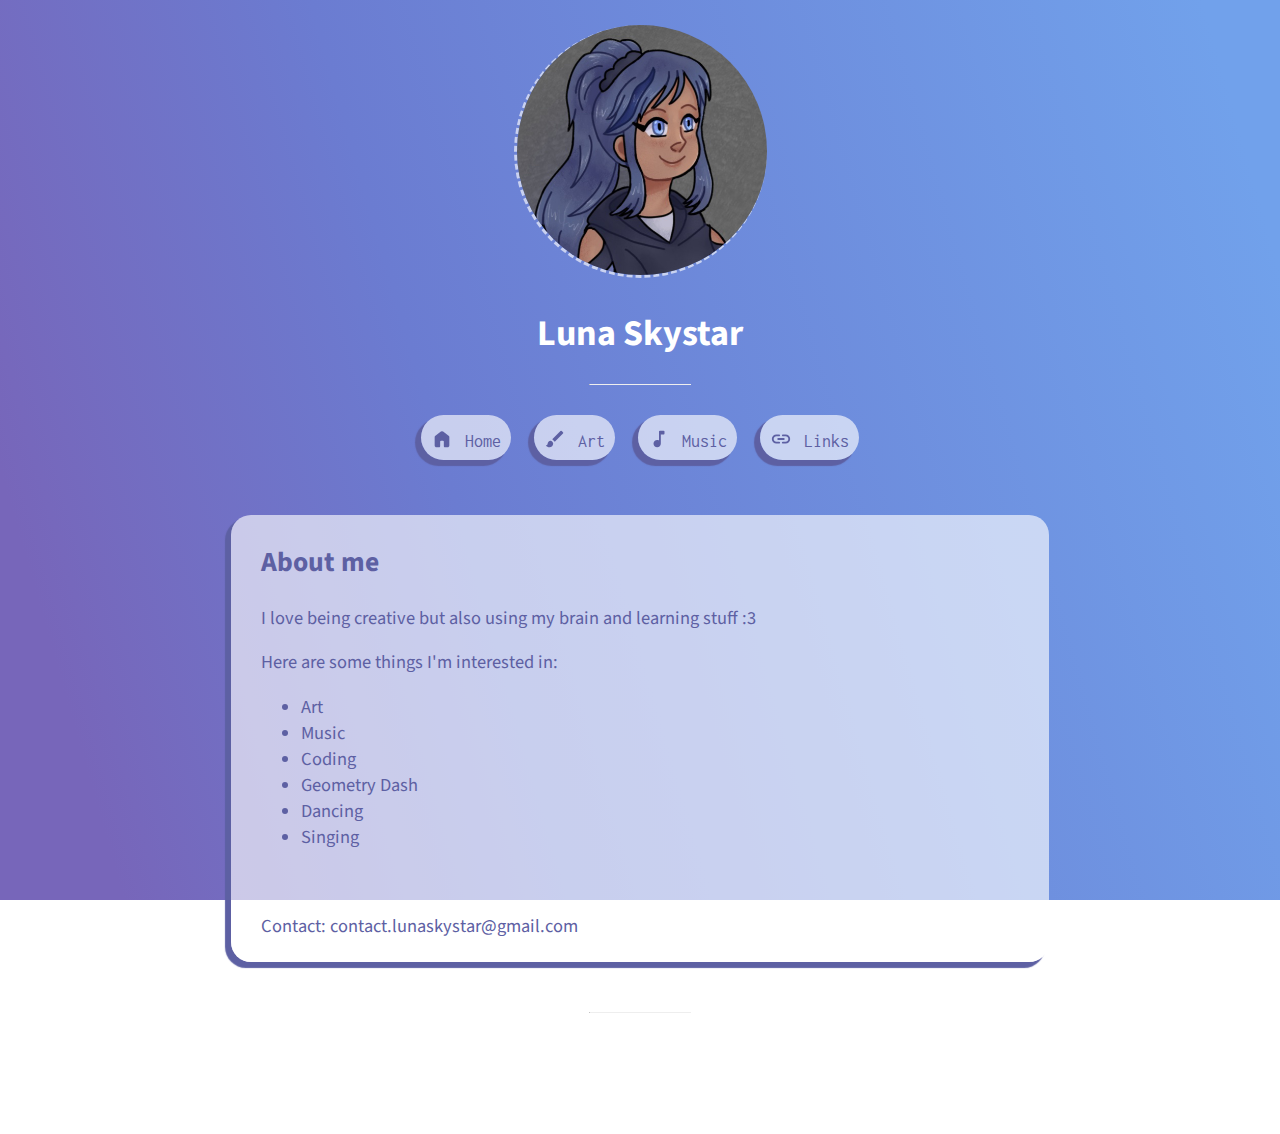
<file: index.html>
<!DOCTYPE html>
<html lang="en">
<head>
    <meta charset="UTF-8">
    <meta name="viewport" content="width=device-width, initial-scale=1.0">
    <link rel="stylesheet" href="style.css">
    <link rel="stylesheet" href="icons.css">
    <link rel="icon" href="img/favicon.ico">
    <link rel="stylesheet" href="https://fonts.googleapis.com/css?family=Source Sans Pro">
    <link rel="stylesheet" href="https://fonts.googleapis.com/css?family=Inconsolata">
    <title>Luna Skystar's portfolio</title>
</head>
<body>
    <div id="wrapper">
        <header>
            <img id="pfp" src="img/lunapfp.png" alt="Profile picture" width="250" height="250">
            <h1>Luna Skystar</h1>
            <hr>
        </header>
        <nav>
            <ul class=buttons>
                <li>
                    <span class="icon material-symbols--home-rounded"></span>
                    <a href="#">Home</a>
                </li>
                <li>
                    <span class="icon material-symbols--brush"></span>
                    <a href="art/">Art</a>
                </li>
                <li>
                    <span class="icon material-symbols--music-note-rounded"></span>
                    <a href="music/">Music</a>
                </li>
                <li>
                    <span class="icon material-symbols--link-rounded"></span>
                    <a href="links/">Links</a>
                </li>
            </ul>
        </nav>
        <main>
            <div class="container">
                <h2>About me</h2>
                <p>I love being creative but also using my brain and learning stuff :3</p>
                <p>Here are some things I'm interested in:</p>
                <ul>
                    <li>Art</li>
                    <li>Music</li>
                    <li>Coding</li>
                    <li>Geometry Dash</li>
                    <li>Dancing</li>
                    <li>Singing</li>
                </ul>
                <br>
                <p>Contact: <a href="mailto:contact.lunaskystar@gmail.com">contact.lunaskystar@gmail.com</a></p>
            </div>
        </main>
        <footer>
            <hr>
            <p>Made by me using HTML and CSS</p>
        </footer>
    </div>
</body>
</html>
</file>
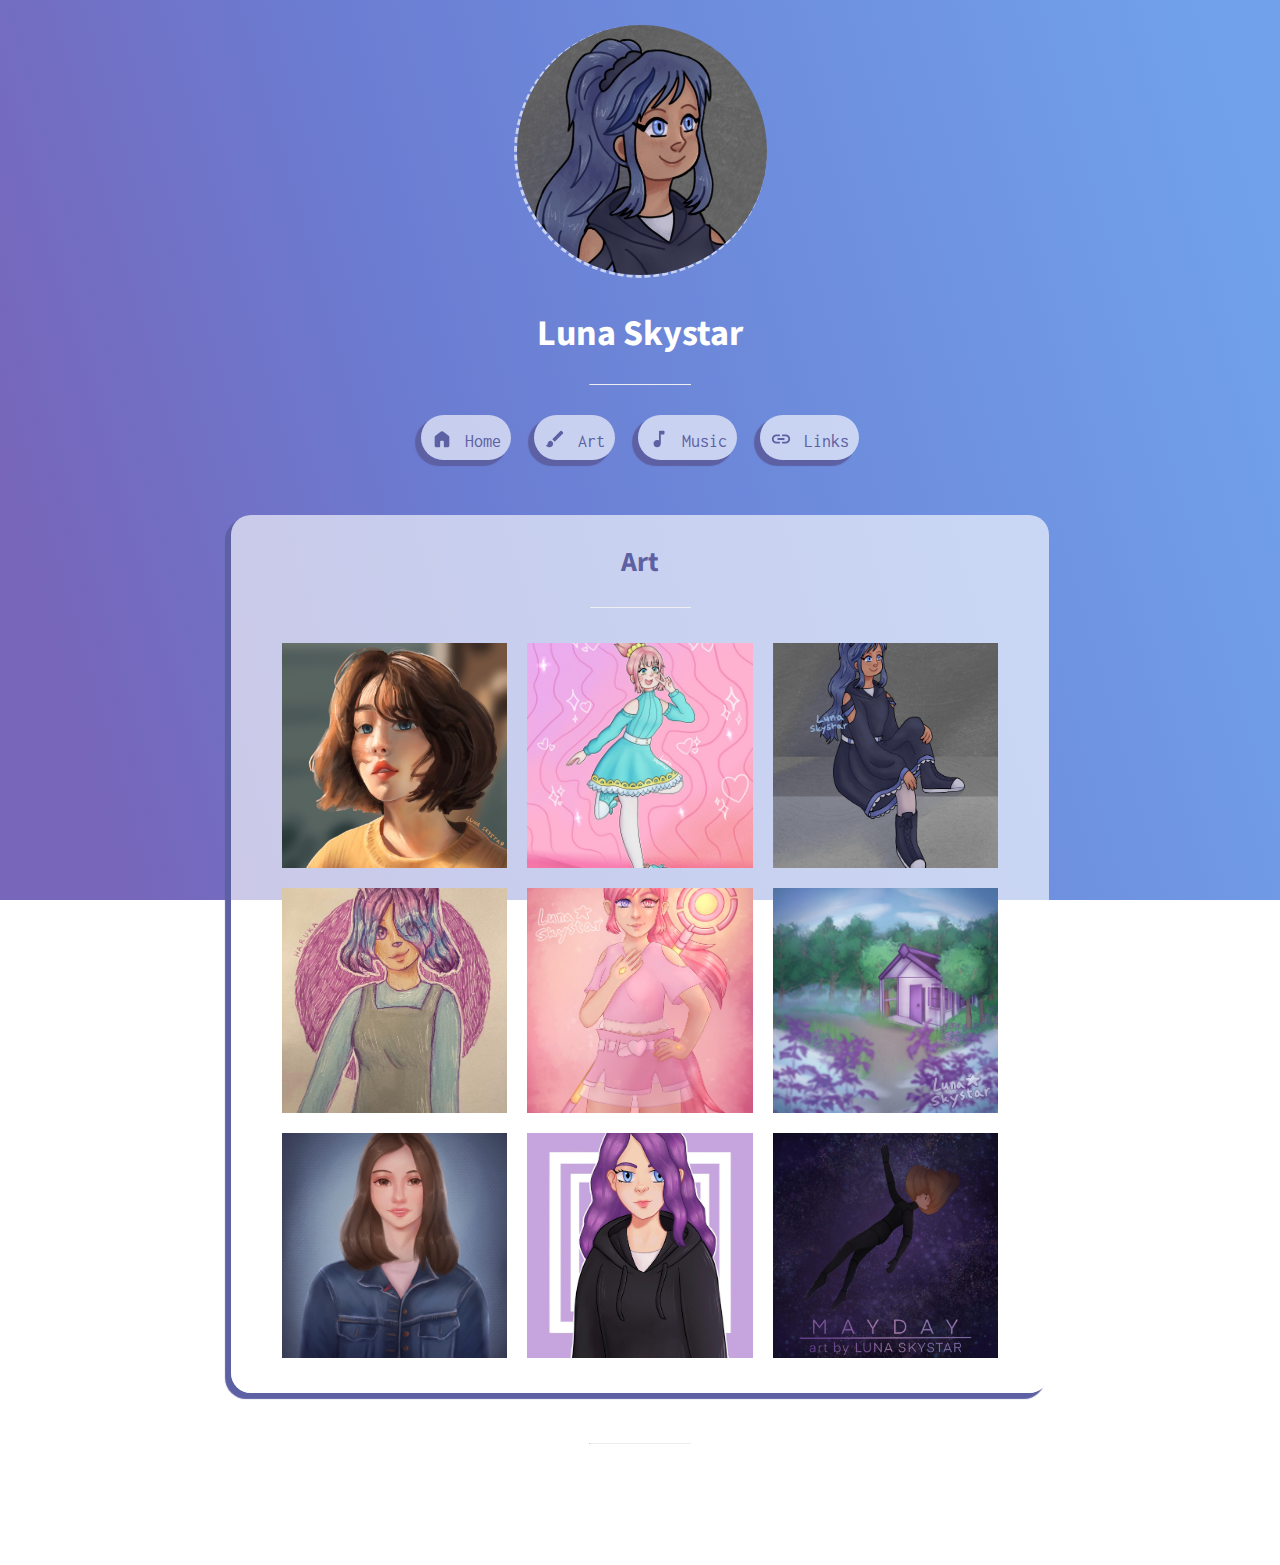
<file: art/index.html>
<!DOCTYPE html>
<html lang="en">
<head>
    <meta charset="UTF-8">
    <meta name="viewport" content="width=device-width, initial-scale=1.0">
    <link href="../style.css" rel="stylesheet">
    <link rel="stylesheet" href="../icons.css">
    <link rel="icon" href="../img/favicon.ico">
    <link href='https://fonts.googleapis.com/css?family=Source Sans Pro' rel='stylesheet'>
    <link href='https://fonts.googleapis.com/css?family=Inconsolata' rel='stylesheet'>
    <script type="text/javascript" src="../script.js"></script>
    <title>Luna Skystar's art</title>
</head>
<body>
    <div id="wrapper">
        <header>
            <img id="pfp" src="../img/lunapfp.png" alt="Profile picture" width="250" height="250">
            <h1>Luna Skystar</h1>
            <hr>
        </header>
        <nav>
            <ul class=buttons>
                <li>
                    <span class="icon material-symbols--home-rounded"></span>
                    <a href="https://lunaskystar.github.io">Home</a>
                </li>
                <li>
                    <span class="icon material-symbols--brush"></span>
                    <a href="#">Art</a>
                </li>
                <li>
                    <span class="icon material-symbols--music-note-rounded"></span>
                    <a href="../music/">Music</a>
                </li>
                <li>
                    <span class="icon material-symbols--link-rounded"></span>
                    <a href="../links/">Links</a>
                </li>
            </ul>
        </nav>
        <main>
            <div class="container">
                <h2 class="centered">Art</h2>
                <hr>
                <div class="gallery">
                    <img src="../img/lightstudy.jpg" onclick="openModal('../img/lightstudy.jpg')">
                    <img src="../img/elsa.jpg" onclick="openModal('../img/elsa.jpg')">
                    <img src="../img/luna.jpg" onclick="openModal('../img/luna.jpg')">
                    <img src="../img/haruka.jpg" onclick="openModal('../img/haruka.jpg')">
                    <img src="../img/light.jpg" onclick="openModal('../img/light.jpg')">
                    <img src="../img/cloudgarden.jpg" onclick="openModal('../img/cloudgarden.jpg')">
                    <img src="../img/selfportrait.jpg" onclick="openModal('../img/selfportrait.jpg')">
                    <img src="../img/emily.jpg" onclick="openModal('../img/emily.jpg')"> 
                    <img src="../img/mayday.jpg" onclick="openModal('../img/mayday.jpg')">
                </div>
                <div id="myModal" class="modal">
                    <span class="close" onclick="closeModal()">&times;</span>
                    <img class="modal-content" id="modalImage">
                </div>
            </div>
        </main>
        <footer>
            <hr>
            <p>Made by me using HTML and CSS</p>
        </footer>
    </div>
</body>
</html>
</file>
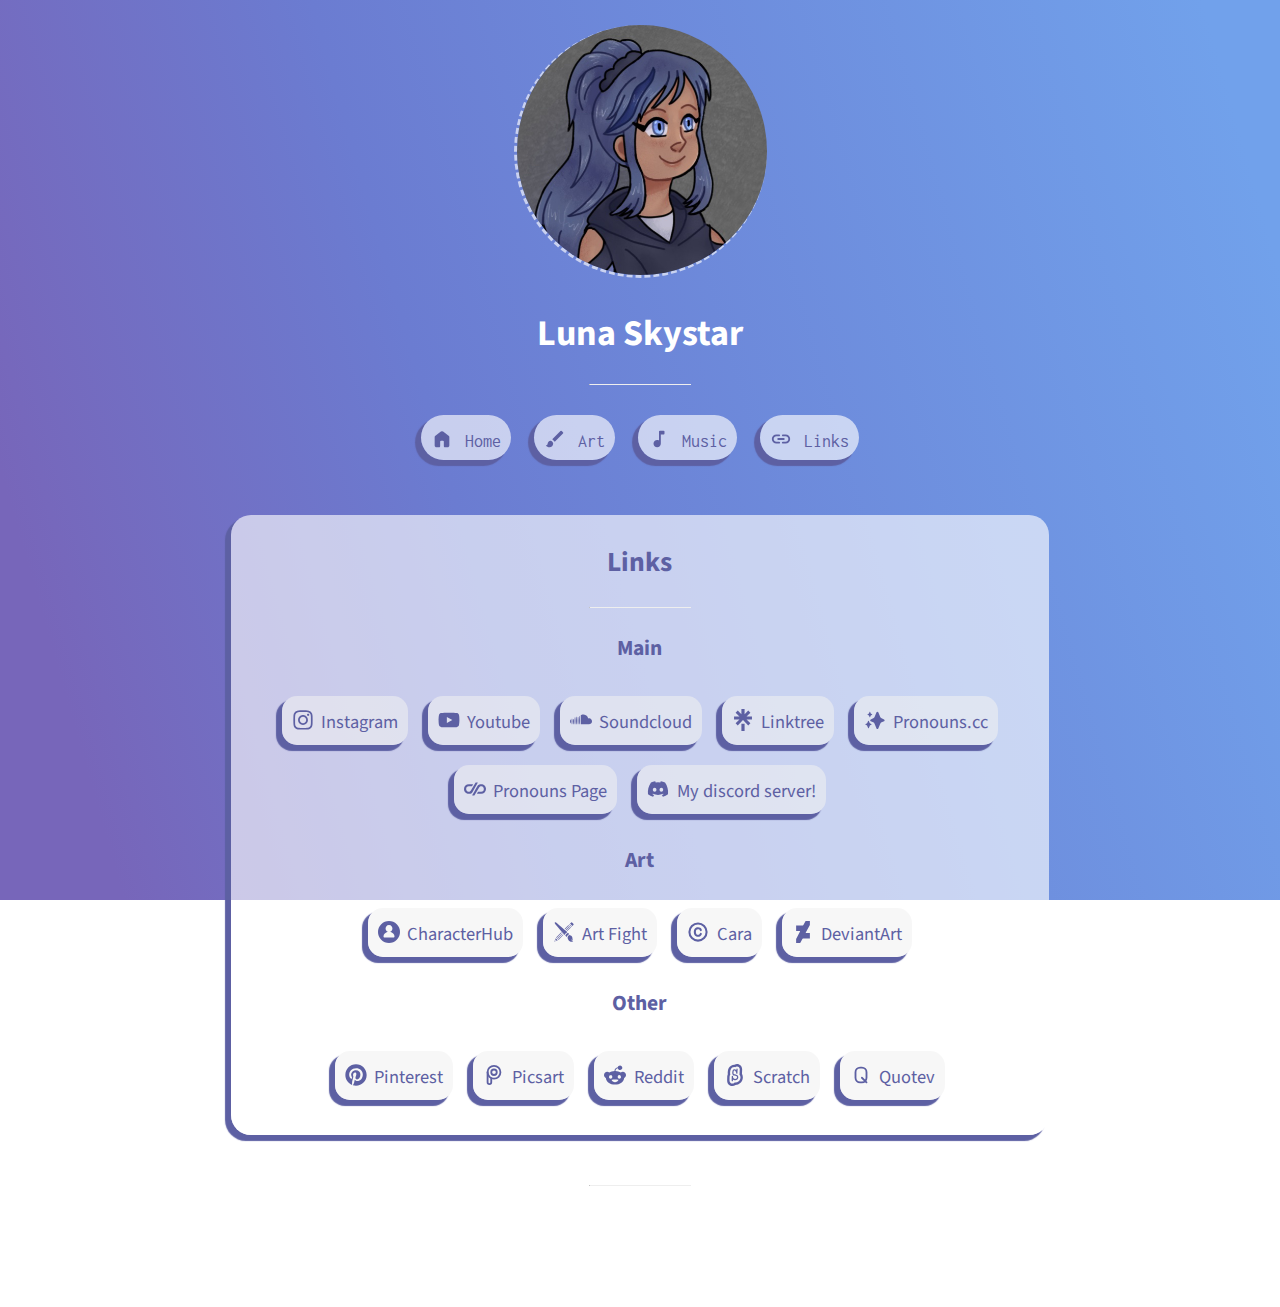
<file: links/index.html>
<!DOCTYPE html>
<html lang="en">
<head>
    <meta charset="UTF-8">
    <meta name="viewport" content="width=device-width, initial-scale=1.0">
    <link rel="stylesheet" href="../style.css">
    <link rel="icon" href="../img/favicon.ico">
    <link rel="stylesheet" href="../icons.css">
    <link href='https://fonts.googleapis.com/css?family=Source Sans Pro' rel='stylesheet'>
    <link href='https://fonts.googleapis.com/css?family=Inconsolata' rel='stylesheet'>
    <title>Luna Skystar's links</title>
</head>
<body>
    <div id="wrapper">
        <header>
            <img id="pfp" src="../img/lunapfp.png" alt="Profile picture" width="250" height="250">
            <h1>Luna Skystar</h1>
            <hr>
        </header>
        <nav>
            <ul class=buttons>
                <li>
                    <span class="icon material-symbols--home-rounded"></span>
                    <a href="../index.html"s>Home</a>
                </li>
                <li>
                    <span class="icon material-symbols--brush"></span>
                    <a href="../art/index.html">Art</a>
                </li>
                <li>
                    <span class="icon material-symbols--music-note-rounded"></span>
                    <a href="../music/index.html">Music</a>
                </li>
                <li>
                    <span class="icon material-symbols--link-rounded"></span>
                    <a href="#">Links</a>
                </li>
            </ul>
        </nav>
        <main>
            <div class="container">
                <h2 class="centered">Links</h2>
                <hr>
                <h3 class="centered">Main</h3>
                <div class="gallery">
                    <div class="link-box">
                        <span class="icon fa6-brands--instagram"></span>
                        <a href="https://instagram.com/lunaskystar">Instagram</a>
                    </div>
                    <div class="link-box">
                        <span class="icon fa6-brands--youtube"></span>
                        <a href="https://www.youtube.com/@lunaskystar">Youtube</a>
                    </div>
                    <div class="link-box">
                        <span class="icon fa6-brands--soundcloud"></span>
                        <a href="https://soundcloud.com/luna-skystar">Soundcloud</a>
                    </div>
                    <div class="link-box">
                        <span class="icon simple-icons--linktree"></span>
                        <a href="https://linktr.ee/lunaskystar">Linktree</a>
                    </div>
                    <div class="link-box">
                        <span class="icon fluent-emoji-high-contrast--sparkles"></span>
                        <a href="https://pronouns.cc/@luna.skystar">Pronouns.cc</a>
                    </div>
                    <div class="link-box">
                        <span class="icon simple-icons--pronounsdotpage"></span>
                        <a href="https://en.pronouns.page/@lunaskystar">Pronouns Page</a>
                    </div>
                    <div class="link-box">
                        <span class="icon fa6-brands--discord"></span>
                        <a href="https://discord.gg/vC4VBcZ2bV">My discord server!</a>
                    </div>
                </div>
                <h3 class="centered">Art</h3>
                <div class="gallery">
                    <div class="link-box">
                        <span class="icon octicon--feed-person-16"></span>
                        <a href="https://characterhub.com/profile/LunaSkystar">CharacterHub</a>
                    </div>
                    <div class="link-box">
                        <span class="icon game-icons--pencil-brush"></span>
                        <a href="https://artfight.net/~LunaSkystar">Art Fight</a>
                    </div>
                    <div class="link-box">
                        <span class="icon gravity-ui--circle-letter-c"></span>
                        <a href="https://cara.app/lunaskystar">Cara</a>
                    </div>
                    <div class="link-box">
                        <span class="icon fa6-brands--deviantart"></span>
                        <a href="https://www.deviantart.com/lunaeditsgacha">DeviantArt</a>
                    </div>
                </div>
                <h3 class="centered">Other</h3>
                <div class="gallery">
                    <div class="link-box">
                        <span class="icon fa6-brands--pinterest"></span>
                        <a href="https://www.pinterest.se/LunaSkystar/">Pinterest</a>
                    </div>
                    <div class="link-box">
                        <span class="icon tabler--brand-picsart"></span>
                        <a href="https://picsart.com/u/luna_skystar">Picsart</a>
                    </div>
                    <div class="link-box">
                        <span class="icon fa6-brands--reddit-alien"></span>
                        <a href="https://www.reddit.com/user/Luna_Skystar/">Reddit</a>
                    </div>
                    <div class="link-box">
                        <span class="icon simple-icons--scratch"></span>
                        <a href="https://scratch.mit.edu/users/Luna_Skystar/">Scratch</a>
                    </div>
                    <div class="link-box">
                        <span class="icon tabler--letter-q"></span>
                        <a href="https://www.quotev.com/lunaskystar">Quotev</a>
                    </div>
                </div>
            </div>
        </main>
        <footer>
            <hr>
            <p>Made by me using HTML and CSS</p>
        </footer>
    </div>
</body>
</html>
</file>
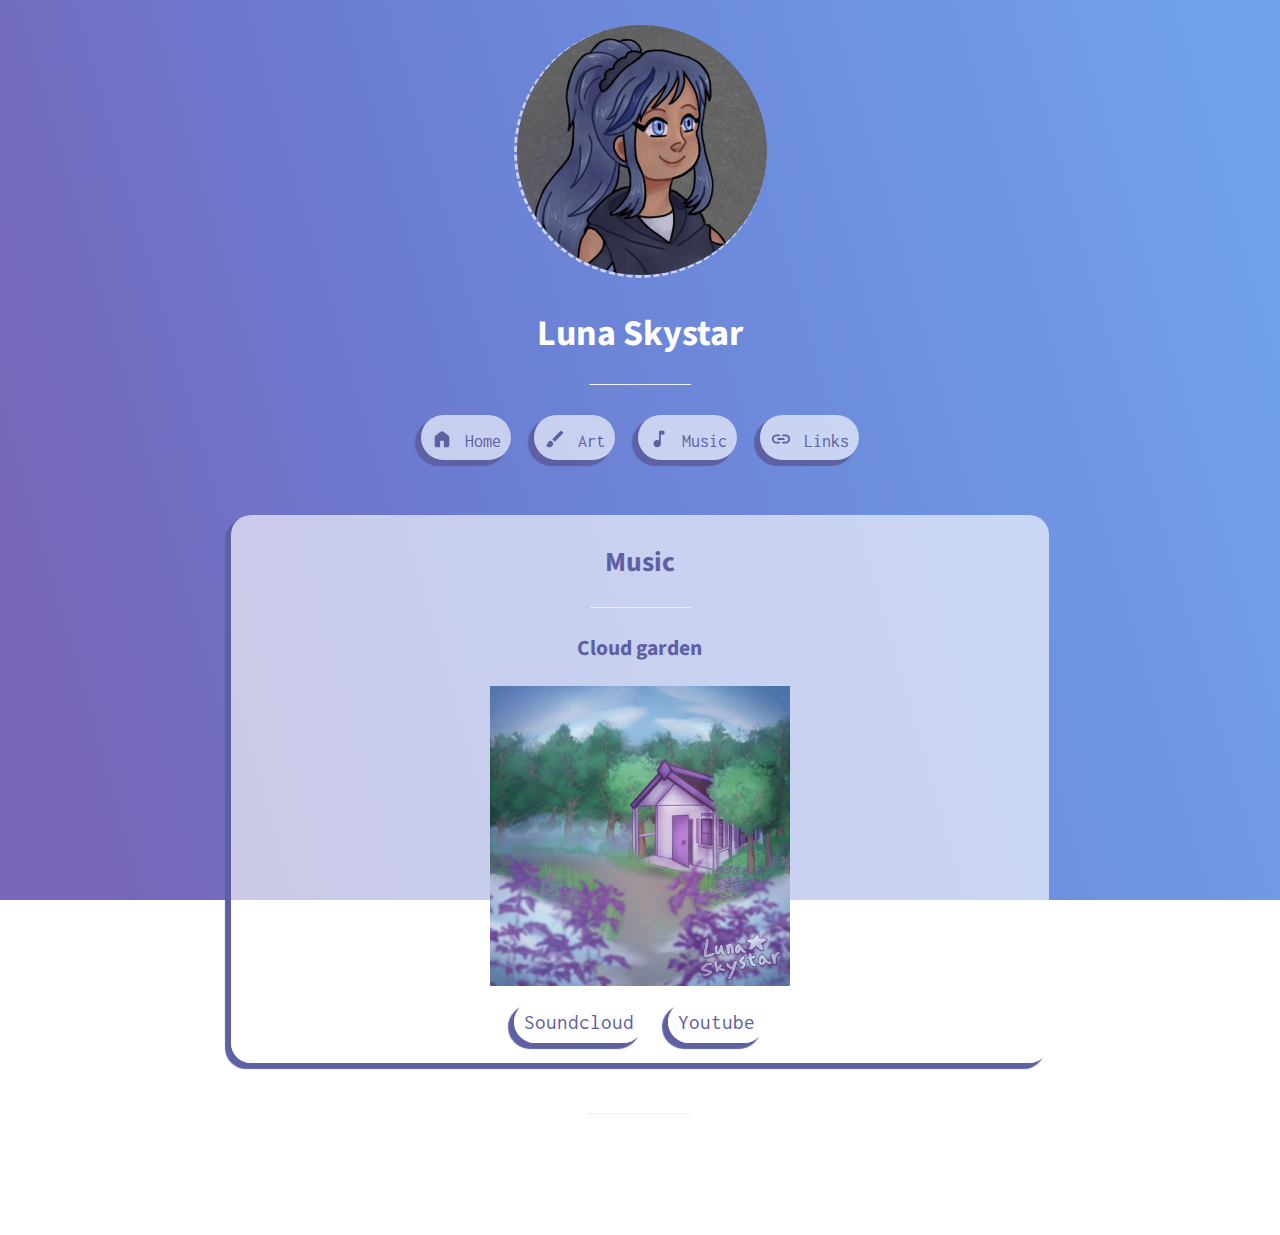
<file: music/index.html>
<!DOCTYPE html>
<html lang="en">
<head>
    <meta charset="UTF-8">
    <meta name="viewport" content="width=device-width, initial-scale=1.0">
    <link href="../style.css" rel="stylesheet">
    <link rel="stylesheet" href="../icons.css">
    <link rel="icon" href="../img/favicon.ico">
    <link href='https://fonts.googleapis.com/css?family=Source Sans Pro' rel='stylesheet'>
    <link href='https://fonts.googleapis.com/css?family=Inconsolata' rel='stylesheet'>
    <title>Luna Skystar's music</title>
</head>
<body>
    <div id="wrapper">
        <header>
            <img id="pfp" src="../img/lunapfp.png" alt="Profile picture" width="250" height="250">
            <h1>Luna Skystar</h1>
            <hr>
        </header>
        <nav>
            <ul class=buttons>
                <li>
                    <span class="icon material-symbols--home-rounded"></span>
                    <a href="https://lunaskystar.github.io">Home</a>
                </li>
                <li>
                    <span class="icon material-symbols--brush"></span>
                    <a href="../art/">Art</a>
                </li>
                <li>
                    <span class="icon material-symbols--music-note-rounded"></span>
                    <a href="#">Music</a>
                </li>
                <li>
                    <span class="icon material-symbols--link-rounded"></span>
                    <a href="../links/">Links</a>
                </li>
            </ul>
        </nav>
        <main>
            <div class="container">
                <h2 class="centered">Music</h2>
                <hr>
                <div class="container-item">
                    <h3>Cloud garden</h3>
                    <img src="../img/cloudgarden.jpg" class="centered">
                    <ul class="buttons">
                        <li class="button"><a href="https://soundcloud.com/luna-skystar/cloud-garden">Soundcloud</a></li>
                        <li class="button"><a href="https://youtu.be/PSKP_w5ph40">Youtube</a></li>
                    </ul>
                </div>
            </div>
        </main>
        <footer>
            <hr>
            <p>Made by me using HTML and CSS</p>
        </footer>
    </div>
</body>
</html>
</file>
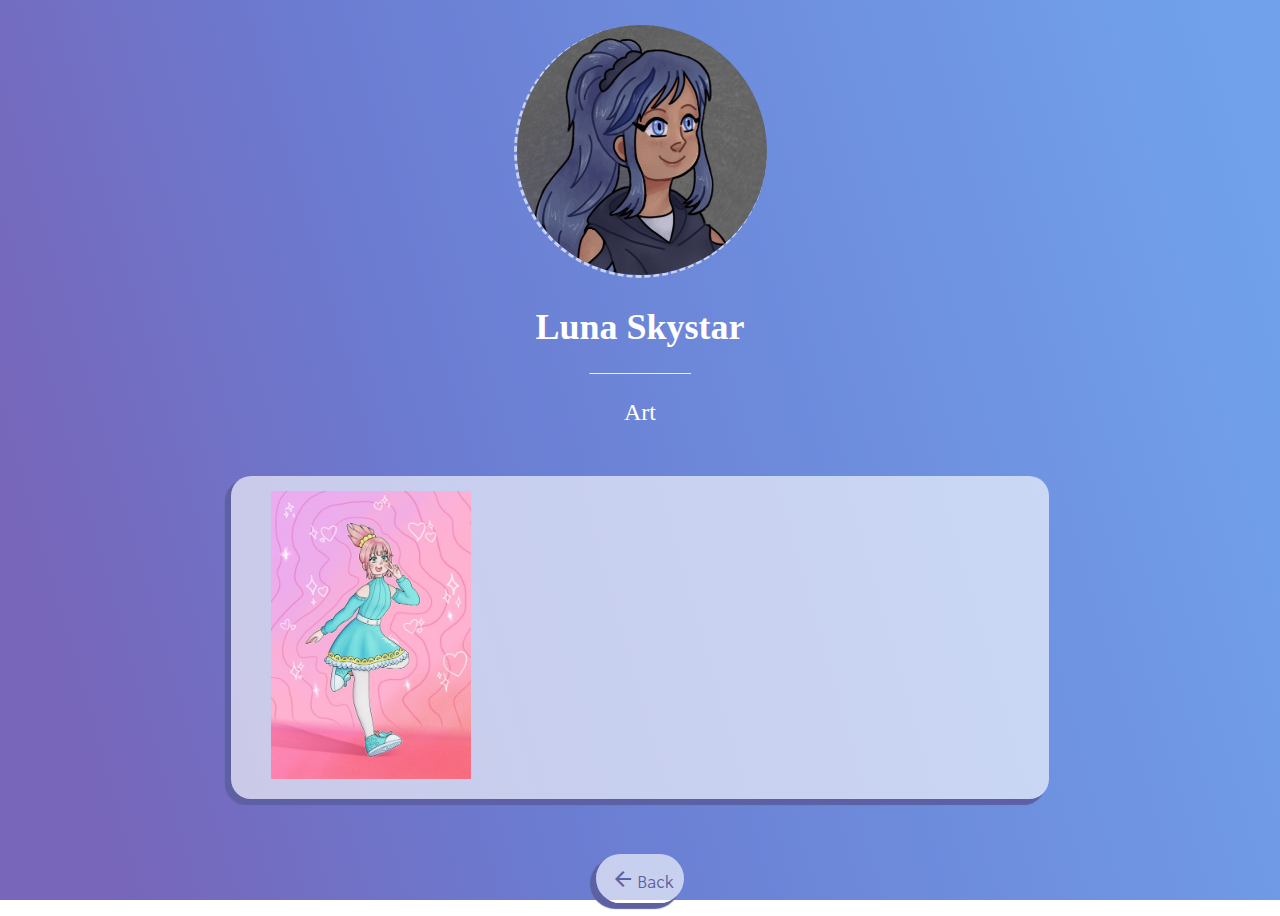
<file: art/art.html>
<!DOCTYPE html>
<html lang="en">
<head>
    <meta charset="UTF-8">
    <meta name="viewport" content="width=device-width, initial-scale=1.0">
    <link href="../style.css" rel="stylesheet">
    <link rel="icon" href="../img/favicon.ico">
    <link href='https://fonts.googleapis.com/css?family=Source Sans Pro' rel='stylesheet'>
    <link href='https://fonts.googleapis.com/css?family=Inconsolata' rel='stylesheet'>
    <link rel="stylesheet" href="https://fonts.googleapis.com/icon?family=Material+Icons">
    <title>Luna Skystar's art</title>
</head>
<body>
    <header>
        <img id="pfp" src="../img/lunapfp.png" alt="Profile picture" width="250" height="250">
        <h1>Luna Skystar</h1>
        <hr>
        <h2>Art</h2>
    </header>
    <div class="container">
        <img src="../img/elsa.jpg">
    </div>
    <ul class=buttons>
        <li><span class="material-icons icon">arrow_back</span><a href="https://lunaskystar.github.io/" class="button">Back</a></li>
    </ul>
</body>
</html>
</file>
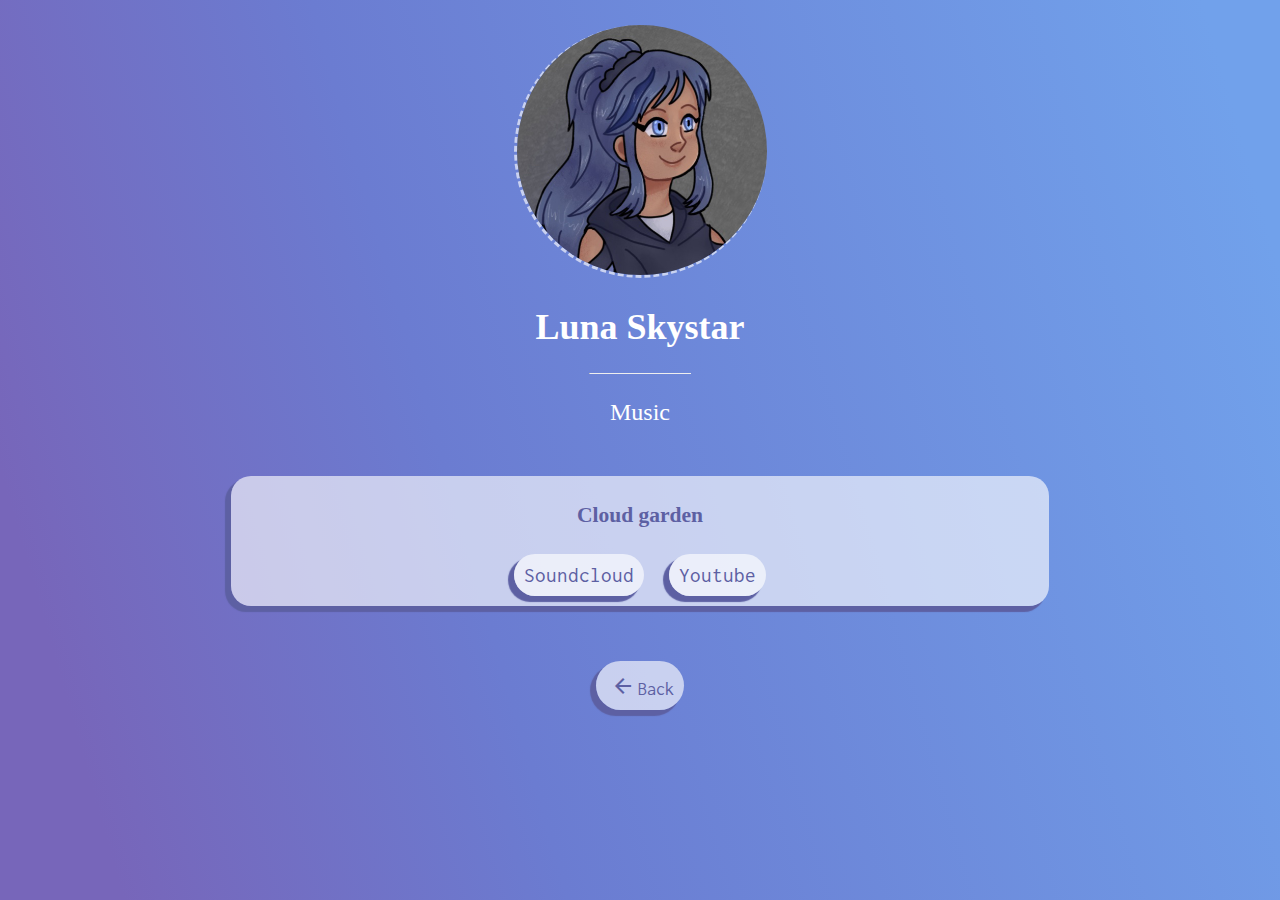
<file: music/music.html>
<!DOCTYPE html>
<html lang="en">
<head>
    <meta charset="UTF-8">
    <meta name="viewport" content="width=device-width, initial-scale=1.0">
    <link href="../style.css" rel="stylesheet">
    <link rel="icon" href="../img/favicon.ico">
    <link href='https://fonts.googleapis.com/css?family=Source Sans Pro' rel='stylesheet'>
    <link href='https://fonts.googleapis.com/css?family=Inconsolata' rel='stylesheet'>
    <link rel="stylesheet" href="https://fonts.googleapis.com/icon?family=Material+Icons">
    <title>Luna Skystar's music</title>
</head>
<body>
    <header>
        <img id="pfp" src="../img/lunapfp.png" alt="Profile picture" width="250" height="250">
        <h1>Luna Skystar</h1>
        <hr>
        <h2>Music</h2>
    </header>
    <div class="container">
        <h3>Cloud garden</h3>
        <ul class="buttons">
            <li class="button"><a href="https://soundcloud.com/luna-skystar/cloud-garden">Soundcloud</a></li>
            <li class="button"><a href="https://youtu.be/PSKP_w5ph40">Youtube</a></li>
        </ul>
    </div>
    <ul class=buttons>
        <li><span class="material-icons icon">arrow_back</span><a href="https://lunaskystar.github.io/" class="button">Back</a></li>
    </ul>
</body>
</html>
</file>
<file: style.css>
body { 
    height: 100%;
    background-image: linear-gradient(254deg, #71A1EB 5%, #6B7CD1 63%, #7766BA 92%);
    background-repeat: no-repeat;
    background-attachment: fixed;
    scrollbar-width: thin;
}

#wrapper {
    height: 100%;
    font-family: "Source Sans Pro", sans-serif;
}

header {
    margin-top: 25px;
    color: white;
    text-align: center;
}

#pfp {
    border-style: none none dashed dashed;
    border-radius: 50%;
    border-color: #FFFFFFa1;
}

header h1 {
    font-size: 27pt;
}

header h2 {
    font-weight: 200;
}

header h4 {
    color: #ffffffbd;
    font-size: 1em;
    line-height: 1.625;
    font-weight: 400;
}

.container {
    color: #5D60A3;
    font-size: 1.15em;
    background-color: #FFFFFFa1;
    border-radius: 20px;
    width: 60%;
    margin: 50px auto 50px auto;
    padding: 5px 30px;
    box-shadow: -5px 5px 1px 1px;
}

.container h3 {
    text-align: center;
}

.list {
    list-style-type: "★  ";
}

img.rounded {
    border-radius: 10px;
}

.container > img {
    margin: 10px;
    width: 200px;
}

.container .centered {
    margin-left: auto;
    margin-right: auto;
    display: block;
    width: 300px;
}

.centered {
    text-align: center;
}

.container-item {
    margin: 10px auto 10px auto;
    text-align: center;
}

.container-item img {
    margin-bottom: 10px;
    margin-top: 10px;
}

.container hr {
    color: #5D60A36b;
}

.buttons {
    text-align: center;
    margin: 0;
    padding: 0;
}

.buttons li {
    font-family: "Inconsolata", monospace;
    font-size: 1.15em;
    color: #5D60A3;
    background-color: #ffffffa1;
    padding: 10px;
    border-radius: 25px;
    text-align: right;
    display: inline-block;
    margin: 5px 10px 5px 10px;
    box-shadow: -5px 5px 1px 1px;
}

.icon {
    width: 1.2em;
    height: 1.2em;
    position: relative;
    top: 3px;
    margin-right: 3px;
}

hr {
    color: #FFFFFF6B;
    width: 100px;
    border-top: 0px solid;
    margin: 25px auto 25px auto
}

a, a:visited{
    color: #5D60A3;
    text-decoration: none;
}

.gallery {
    display: flex;
    flex-wrap: wrap;
    align-items: flex-start;
    justify-content: center;
    flex-direction: row;
    height: fit-content;
    padding: 0 4px;
    margin-bottom: 20px;
}

.gallery img {
    margin: 10px;
    max-width: 30%;
    vertical-align: middle;
    aspect-ratio : 1 / 1;
    object-fit: cover;
}

.gallery img:hover {
    opacity: 80%;
}

.link-box {
    background-color: #f1f1f18f;
    border-radius: 15px;
    padding: 10px;
    margin: 10px;
    box-shadow: -5px 5px 1px 1px;
}

.modal {
    display: none;
    position: fixed;
    z-index: 1;
    padding-top: 100px;
    left: 0;
    top: 0;
    width: 100%;
    height: 100%;
    overflow: auto;
    background-color: rgba(0, 0, 0, 0.9);
}

.modal-content {
    margin: auto;
    display: block;
    max-width: 90%;
    max-height: 90%;
    margin-bottom: 10%;
}

.close {
    position: absolute;
    top: 15px;
    right: 35px;
    color: #f1f1f1;
    font-size: 40px;
    font-weight: bold;
    transition: 0.3s;
}

.close:hover,
.close:focus {
    color: #bbb;
    text-decoration: none;
    cursor: pointer;
}

footer {
    color: #ffffff;
    text-align: center;
    padding-bottom: 50px;
    font-weight: 200;
}

@media screen and (max-width: 800px) {
    .column {
      flex: 50%;
      max-width: 50%;
    }
}

@media screen and (max-width: 600px) {
    .column {
      flex: 100%;
      max-width: 100%;
    }
}
</file>
<file: icons.css>
.material-symbols--home-rounded {
    display: inline-block;
    --svg: url("data:image/svg+xml,%3Csvg xmlns='http://www.w3.org/2000/svg' viewBox='0 0 24 24'%3E%3Cpath fill='%23000' d='M4 19v-9q0-.475.213-.9t.587-.7l6-4.5q.525-.4 1.2-.4t1.2.4l6 4.5q.375.275.588.7T20 10v9q0 .825-.588 1.413T18 21h-3q-.425 0-.712-.288T14 20v-5q0-.425-.288-.712T13 14h-2q-.425 0-.712.288T10 15v5q0 .425-.288.713T9 21H6q-.825 0-1.412-.587T4 19'/%3E%3C/svg%3E");
    background-color: currentColor;
    -webkit-mask-image: var(--svg);
    mask-image: var(--svg);
    -webkit-mask-repeat: no-repeat;
    mask-repeat: no-repeat;
    -webkit-mask-size: 100% 100%;
    mask-size: 100% 100%;
}

.material-symbols--brush {
    display: inline-block;
    --svg: url("data:image/svg+xml,%3Csvg xmlns='http://www.w3.org/2000/svg' viewBox='0 0 24 24'%3E%3Cpath fill='%23000' d='M6 21q-1.125 0-2.225-.55T2 19q.65 0 1.325-.513T4 17q0-1.25.875-2.125T7 14t2.125.875T10 17q0 1.65-1.175 2.825T6 21m5.75-6L9 12.25l8.95-8.95q.275-.275.688-.288t.712.288l1.35 1.35q.3.3.3.7t-.3.7z'/%3E%3C/svg%3E");
    background-color: currentColor;
    -webkit-mask-image: var(--svg);
    mask-image: var(--svg);
    -webkit-mask-repeat: no-repeat;
    mask-repeat: no-repeat;
    -webkit-mask-size: 100% 100%;
    mask-size: 100% 100%;
}

.material-symbols--music-note-rounded {
    display: inline-block;
    --svg: url("data:image/svg+xml,%3Csvg xmlns='http://www.w3.org/2000/svg' viewBox='0 0 24 24'%3E%3Cpath fill='%23000' d='M10 21q-1.65 0-2.825-1.175T6 17t1.175-2.825T10 13q.575 0 1.063.138t.937.412V4q0-.425.288-.712T13 3h4q.425 0 .713.288T18 4v2q0 .425-.288.713T17 7h-3v10q0 1.65-1.175 2.825T10 21'/%3E%3C/svg%3E");
    background-color: currentColor;
    -webkit-mask-image: var(--svg);
    mask-image: var(--svg);
    -webkit-mask-repeat: no-repeat;
    mask-repeat: no-repeat;
    -webkit-mask-size: 100% 100%;
    mask-size: 100% 100%;
}

.material-symbols--link-rounded {
    display: inline-block;
    --svg: url("data:image/svg+xml,%3Csvg xmlns='http://www.w3.org/2000/svg' viewBox='0 0 24 24'%3E%3Cpath fill='%23000' d='M7 17q-2.075 0-3.537-1.463T2 12t1.463-3.537T7 7h3q.425 0 .713.288T11 8t-.288.713T10 9H7q-1.25 0-2.125.875T4 12t.875 2.125T7 15h3q.425 0 .713.288T11 16t-.288.713T10 17zm2-4q-.425 0-.712-.288T8 12t.288-.712T9 11h6q.425 0 .713.288T16 12t-.288.713T15 13zm5 4q-.425 0-.712-.288T13 16t.288-.712T14 15h3q1.25 0 2.125-.875T20 12t-.875-2.125T17 9h-3q-.425 0-.712-.288T13 8t.288-.712T14 7h3q2.075 0 3.538 1.463T22 12t-1.463 3.538T17 17z'/%3E%3C/svg%3E");
    background-color: currentColor;
    -webkit-mask-image: var(--svg);
    mask-image: var(--svg);
    -webkit-mask-repeat: no-repeat;
    mask-repeat: no-repeat;
    -webkit-mask-size: 100% 100%;
    mask-size: 100% 100%;
}

.simple-icons--linktree {
    display: inline-block;
    --svg: url("data:image/svg+xml,%3Csvg xmlns='http://www.w3.org/2000/svg' viewBox='0 0 24 24'%3E%3Cpath fill='%23000' d='m13.736 5.853l4.005-4.117l2.325 2.38l-4.2 4.005h5.908v3.305h-5.937l4.229 4.108l-2.325 2.334l-5.74-5.769l-5.741 5.769l-2.325-2.325l4.229-4.108H2.226V8.121h5.909l-4.2-4.004l2.324-2.381l4.005 4.117V0h3.472zm-3.472 10.306h3.472V24h-3.472z'/%3E%3C/svg%3E");
    background-color: currentColor;
    -webkit-mask-image: var(--svg);
    mask-image: var(--svg);
    -webkit-mask-repeat: no-repeat;
    mask-repeat: no-repeat;
    -webkit-mask-size: 100% 100%;
    mask-size: 100% 100%;
}

.fa6-brands--soundcloud {
    display: inline-block;
    --svg: url("data:image/svg+xml,%3Csvg xmlns='http://www.w3.org/2000/svg' viewBox='0 0 640 512'%3E%3Cpath fill='%23000' d='M639.8 298.6c-1.3 23.1-11.5 44.8-28.4 60.5s-39.2 24.4-62.3 24.1h-218c-4.8 0-9.4-2-12.8-5.4s-5.3-8-5.3-12.8V130.2c-.2-4 .9-8 3.1-11.4s5.3-6.1 9-7.7c0 0 20.1-13.9 62.3-13.9c25.8 0 51.1 6.9 73.3 20.1c17.3 10.2 32.3 23.8 44.1 40.1s20 34.8 24.2 54.4c7.5-2.1 15.3-3.2 23.1-3.2c11.7-.1 23.3 2.2 34.2 6.7s20.5 11.3 28.7 19.7s14.6 18.3 18.9 29.3s6.3 22.6 5.9 34.3m-354-153.5c.1-1 0-2-.3-2.9s-.8-1.8-1.5-2.6s-1.5-1.3-2.4-1.7s-1.9-.6-2.9-.6s-2 .2-2.9.6s-1.7 1-2.4 1.7s-1.2 1.6-1.5 2.6s-.4 1.9-.3 2.9c-6 78.9-10.6 152.9 0 231.6c.2 1.7 1 3.3 2.3 4.5s3 1.8 4.7 1.8s3.4-.6 4.7-1.8s2.1-2.8 2.3-4.5c11.3-79.4 6.6-152 0-231.6zm-44 27.3c-.2-1.8-1.1-3.5-2.4-4.7s-3.1-1.9-5-1.9s-3.6.7-5 1.9s-2.2 2.9-2.4 4.7c-7.9 67.9-7.9 136.5 0 204.4c.3 1.8 1.2 3.4 2.5 4.5s3.1 1.8 4.8 1.8s3.5-.6 4.8-1.8s2.2-2.8 2.5-4.5c8.8-67.8 8.8-136.5.1-204.4zm-44.3-6.9c-.2-1.8-1-3.4-2.3-4.6s-3-1.8-4.8-1.8s-3.5.7-4.8 1.8s-2.1 2.8-2.3 4.6c-6.7 72-10.2 139.3 0 211.1c0 1.9.7 3.7 2.1 5s3.1 2.1 5 2.1s3.7-.7 5-2.1s2.1-3.1 2.1-5c10.5-72.8 7.3-138.2.1-211.1zm-44 20.6c0-1.9-.8-3.8-2.1-5.2s-3.2-2.1-5.2-2.1s-3.8.8-5.2 2.1s-2.1 3.2-2.1 5.2c-8.1 63.3-8.1 127.5 0 190.8c.2 1.8 1 3.4 2.4 4.6s3.1 1.9 4.8 1.9s3.5-.7 4.8-1.9s2.2-2.8 2.4-4.6c8.8-63.3 8.9-127.5.3-190.8zM109 233.7c0-1.9-.8-3.8-2.1-5.1s-3.2-2.1-5.1-2.1s-3.8.8-5.1 2.1s-2.1 3.2-2.1 5.1c-10.5 49.2-5.5 93.9.4 143.6c.3 1.6 1.1 3.1 2.3 4.2s2.8 1.7 4.5 1.7s3.2-.6 4.5-1.7s2.1-2.5 2.3-4.2c6.6-50.4 11.6-94.1.4-143.6m-44.1-7.5c-.2-1.8-1.1-3.5-2.4-4.8s-3.2-1.9-5-1.9s-3.6.7-5 1.9s-2.2 2.9-2.4 4.8c-9.3 50.2-6.2 94.4.3 144.5c.7 7.6 13.6 7.5 14.4 0c7.2-50.9 10.5-93.8.3-144.5zm-44.6 24.6c-.2-1.8-1.1-3.5-2.4-4.8s-3.2-1.9-5-1.9s-3.6.7-5 1.9s-2.3 2.9-2.4 4.8c-8.5 33.7-5.9 61.6.6 95.4c.2 1.7 1 3.3 2.3 4.4s2.9 1.8 4.7 1.8s3.4-.6 4.7-1.8s2.1-2.7 2.3-4.4c7.5-34.5 11.2-61.8.4-95.4z'/%3E%3C/svg%3E");
    background-color: currentColor;
    -webkit-mask-image: var(--svg);
    mask-image: var(--svg);
    -webkit-mask-repeat: no-repeat;
    mask-repeat: no-repeat;
    -webkit-mask-size: 100% 100%;
    mask-size: 100% 100%;
}

.fa6-brands--youtube {
    display: inline-block;
    --svg: url("data:image/svg+xml,%3Csvg xmlns='http://www.w3.org/2000/svg' viewBox='0 0 576 512'%3E%3Cpath fill='%23000' d='M549.655 124.083c-6.281-23.65-24.787-42.276-48.284-48.597C458.781 64 288 64 288 64S117.22 64 74.629 75.486c-23.497 6.322-42.003 24.947-48.284 48.597c-11.412 42.867-11.412 132.305-11.412 132.305s0 89.438 11.412 132.305c6.281 23.65 24.787 41.5 48.284 47.821C117.22 448 288 448 288 448s170.78 0 213.371-11.486c23.497-6.321 42.003-24.171 48.284-47.821c11.412-42.867 11.412-132.305 11.412-132.305s0-89.438-11.412-132.305m-317.51 213.508V175.185l142.739 81.205z'/%3E%3C/svg%3E");
    background-color: currentColor;
    -webkit-mask-image: var(--svg);
    mask-image: var(--svg);
    -webkit-mask-repeat: no-repeat;
    mask-repeat: no-repeat;
    -webkit-mask-size: 100% 100%;
    mask-size: 100% 100%;
}

.simple-icons--pronounsdotpage {
    display: inline-block;
    --svg: url("data:image/svg+xml,%3Csvg xmlns='http://www.w3.org/2000/svg' viewBox='0 0 24 24'%3E%3Cpath fill='%23000' d='M14.991 5.14c.058-.102.01-.185-.108-.185l-2.051.001a.41.41 0 0 0-.321.184l-5.027 8.503c-.702 1.156-1.681 1.411-2.622 1.297c-1.615-.196-2.483-1.381-2.483-2.96a2.88 2.88 0 0 1 2.876-2.876h3.192a.41.41 0 0 0 .319-.184l1.15-2.01c.058-.101.01-.184-.107-.184H5.254A5.26 5.26 0 0 0 0 11.98c0 1.4.547 2.91 1.542 3.897c.98.972 2.29 1.328 3.688 1.357c.789.009 2.956-.009 3.972-1.817l5.79-10.277Zm7.467 2.984c-.98-.972-2.29-1.329-3.688-1.357c-.789-.01-2.956.009-3.972 1.816c-1.138 2.024-5.79 10.277-5.79 10.277c-.057.102-.008.185.109.185l2.051-.001a.41.41 0 0 0 .321-.184l5.027-8.503c.702-1.156 1.681-1.411 2.622-1.297c1.615.196 2.483 1.381 2.483 2.96a2.88 2.88 0 0 1-2.876 2.876h-3.192a.4.4 0 0 0-.319.184l-1.15 2.01c-.058.101-.01.184.107.184h4.555A5.26 5.26 0 0 0 24 12.02c0-1.4-.547-2.91-1.542-3.896'/%3E%3C/svg%3E");
    background-color: currentColor;
    -webkit-mask-image: var(--svg);
    mask-image: var(--svg);
    -webkit-mask-repeat: no-repeat;
    mask-repeat: no-repeat;
    -webkit-mask-size: 100% 100%;
    mask-size: 100% 100%;
}

.fluent-emoji-high-contrast--sparkles {
    display: inline-block;
    --svg: url("data:image/svg+xml,%3Csvg xmlns='http://www.w3.org/2000/svg' viewBox='0 0 32 32'%3E%3Cpath fill='%23000' d='M10.52 7.052a1.17 1.17 0 0 1-.639-.636L8.93 4.257c-.178-.343-.69-.343-.858 0l-.952 2.16a1.28 1.28 0 0 1-.638.635l-1.214.524a.462.462 0 0 0 0 .838l1.214.524c.293.121.523.353.638.636l.952 2.169c.178.343.69.343.858 0l.952-2.17c.126-.282.356-.504.638-.635l1.214-.524a.462.462 0 0 0 0-.838zm15.054 6.503a3.73 3.73 0 0 1-1.922-1.977L20.79 4.81a1.432 1.432 0 0 0-2.58 0l-2.863 6.768a3.8 3.8 0 0 1-1.921 1.977l-3.622 1.64c-1.072.53-1.072 2.08 0 2.61l3.622 1.64a3.74 3.74 0 0 1 1.922 1.977l2.862 6.768a1.432 1.432 0 0 0 2.58 0l2.863-6.768a3.8 3.8 0 0 1 1.921-1.977l3.622-1.64c1.072-.53 1.072-2.08 0-2.61zM8.281 20.33c.16.392.454.696.822.872l1.55.725a.646.646 0 0 1 0 1.146l-1.55.725c-.368.176-.661.49-.822.872l-1.228 2.977a.61.61 0 0 1-1.106 0L4.72 24.67a1.66 1.66 0 0 0-.822-.872l-1.55-.725a.646.646 0 0 1 0-1.146l1.55-.725c.368-.176.661-.49.822-.872l1.228-2.977a.61.61 0 0 1 1.106 0z'/%3E%3C/svg%3E");
    background-color: currentColor;
    -webkit-mask-image: var(--svg);
    mask-image: var(--svg);
    -webkit-mask-repeat: no-repeat;
    mask-repeat: no-repeat;
    -webkit-mask-size: 100% 100%;
    mask-size: 100% 100%;
}

.fa6-brands--discord {
    display: inline-block;
    --svg: url("data:image/svg+xml,%3Csvg xmlns='http://www.w3.org/2000/svg' viewBox='0 0 640 512'%3E%3Cpath fill='%23000' d='M524.531 69.836a1.5 1.5 0 0 0-.764-.7A485 485 0 0 0 404.081 32.03a1.82 1.82 0 0 0-1.923.91a338 338 0 0 0-14.9 30.6a447.9 447.9 0 0 0-134.426 0a310 310 0 0 0-15.135-30.6a1.89 1.89 0 0 0-1.924-.91a483.7 483.7 0 0 0-119.688 37.107a1.7 1.7 0 0 0-.788.676C39.068 183.651 18.186 294.69 28.43 404.354a2.02 2.02 0 0 0 .765 1.375a487.7 487.7 0 0 0 146.825 74.189a1.9 1.9 0 0 0 2.063-.676A348 348 0 0 0 208.12 430.4a1.86 1.86 0 0 0-1.019-2.588a321 321 0 0 1-45.868-21.853a1.885 1.885 0 0 1-.185-3.126a251 251 0 0 0 9.109-7.137a1.82 1.82 0 0 1 1.9-.256c96.229 43.917 200.41 43.917 295.5 0a1.81 1.81 0 0 1 1.924.233a235 235 0 0 0 9.132 7.16a1.884 1.884 0 0 1-.162 3.126a301.4 301.4 0 0 1-45.89 21.83a1.875 1.875 0 0 0-1 2.611a391 391 0 0 0 30.014 48.815a1.86 1.86 0 0 0 2.063.7A486 486 0 0 0 610.7 405.729a1.88 1.88 0 0 0 .765-1.352c12.264-126.783-20.532-236.912-86.934-334.541M222.491 337.58c-28.972 0-52.844-26.587-52.844-59.239s23.409-59.241 52.844-59.241c29.665 0 53.306 26.82 52.843 59.239c0 32.654-23.41 59.241-52.843 59.241m195.38 0c-28.971 0-52.843-26.587-52.843-59.239s23.409-59.241 52.843-59.241c29.667 0 53.307 26.82 52.844 59.239c0 32.654-23.177 59.241-52.844 59.241'/%3E%3C/svg%3E");
    background-color: currentColor;
    -webkit-mask-image: var(--svg);
    mask-image: var(--svg);
    -webkit-mask-repeat: no-repeat;
    mask-repeat: no-repeat;
    -webkit-mask-size: 100% 100%;
    mask-size: 100% 100%;
}

.fa6-brands--instagram {
    display: inline-block;
    --svg: url("data:image/svg+xml,%3Csvg xmlns='http://www.w3.org/2000/svg' viewBox='0 0 448 512'%3E%3Cpath fill='%23000' d='M224.1 141c-63.6 0-114.9 51.3-114.9 114.9s51.3 114.9 114.9 114.9S339 319.5 339 255.9S287.7 141 224.1 141m0 189.6c-41.1 0-74.7-33.5-74.7-74.7s33.5-74.7 74.7-74.7s74.7 33.5 74.7 74.7s-33.6 74.7-74.7 74.7m146.4-194.3c0 14.9-12 26.8-26.8 26.8c-14.9 0-26.8-12-26.8-26.8s12-26.8 26.8-26.8s26.8 12 26.8 26.8m76.1 27.2c-1.7-35.9-9.9-67.7-36.2-93.9c-26.2-26.2-58-34.4-93.9-36.2c-37-2.1-147.9-2.1-184.9 0c-35.8 1.7-67.6 9.9-93.9 36.1s-34.4 58-36.2 93.9c-2.1 37-2.1 147.9 0 184.9c1.7 35.9 9.9 67.7 36.2 93.9s58 34.4 93.9 36.2c37 2.1 147.9 2.1 184.9 0c35.9-1.7 67.7-9.9 93.9-36.2c26.2-26.2 34.4-58 36.2-93.9c2.1-37 2.1-147.8 0-184.8M398.8 388c-7.8 19.6-22.9 34.7-42.6 42.6c-29.5 11.7-99.5 9-132.1 9s-102.7 2.6-132.1-9c-19.6-7.8-34.7-22.9-42.6-42.6c-11.7-29.5-9-99.5-9-132.1s-2.6-102.7 9-132.1c7.8-19.6 22.9-34.7 42.6-42.6c29.5-11.7 99.5-9 132.1-9s102.7-2.6 132.1 9c19.6 7.8 34.7 22.9 42.6 42.6c11.7 29.5 9 99.5 9 132.1s2.7 102.7-9 132.1'/%3E%3C/svg%3E");
    background-color: currentColor;
    -webkit-mask-image: var(--svg);
    mask-image: var(--svg);
    -webkit-mask-repeat: no-repeat;
    mask-repeat: no-repeat;
    -webkit-mask-size: 100% 100%;
    mask-size: 100% 100%;
}

.octicon--feed-person-16 {
    display: inline-block;
    --svg: url("data:image/svg+xml,%3Csvg xmlns='http://www.w3.org/2000/svg' viewBox='0 0 16 16'%3E%3Cpath fill='%23000' d='M8 16A8 8 0 1 1 8 0a8 8 0 0 1 0 16m.847-8.145a2.502 2.502 0 1 0-1.694 0C5.471 8.261 4 9.775 4 11c0 .395.145.995 1 .995h6c.855 0 1-.6 1-.995c0-1.224-1.47-2.74-3.153-3.145'/%3E%3C/svg%3E");
    background-color: currentColor;
    -webkit-mask-image: var(--svg);
    mask-image: var(--svg);
    -webkit-mask-repeat: no-repeat;
    mask-repeat: no-repeat;
    -webkit-mask-size: 100% 100%;
    mask-size: 100% 100%;
}

.game-icons--pencil-brush {
    display: inline-block;
    --svg: url("data:image/svg+xml,%3Csvg xmlns='http://www.w3.org/2000/svg' viewBox='0 0 512 512'%3E%3Cpath fill='%23000' d='M54.438 29.793a24 24 0 0 0-1.204.012c-4.688.157-7.914 1.734-10.113 3.933c-2.932 2.932-4.76 7.689-3.588 15.305c1.174 7.616 5.683 17.754 15.272 28.941c67.894 79.21 132.935 155.56 183.703 211.97c12.273 13.636 23.693 26.079 34.125 37.134c12.095-31.902 34.57-54.144 62.902-64.715c-10.825-10.199-22.936-21.313-36.197-33.248C242.93 178.357 166.578 113.314 87.369 45.42c-11.186-9.59-21.325-14.098-28.941-15.272a30 30 0 0 0-3.99-.355m375.109 1.043q-.462-.005-.875.023c-2.212.147-3.34.654-4.576 1.891l-27.58 27.58l55.156 55.154l27.578-27.58c1.238-1.236 1.745-2.362 1.89-4.574c.15-2.21-.37-5.434-1.804-9.164c-2.87-7.46-9.277-16.667-17.055-24.445s-16.985-14.185-24.445-17.055c-3.264-1.255-6.138-1.81-8.287-1.83zm-45.758 42.22l-9.9 9.901l9.9 9.898l12.727 12.729l9.9 9.898l12.729 12.729l9.898 9.9l9.9-9.9zm-22.627 22.628l-87.389 87.39l10.467 9.332l86.822-86.822zm22.627 22.629l-86.092 86.09l10.469 9.331l85.523-85.523zm22.629 22.624l-84.795 84.795l10.469 9.332l84.226-84.226l-9.898-9.9h-.002zm-213.857 123.35L72.664 384.186l9.898 9.898l119.342-119.342zm157.66 12.147c-30.461 7.627-53.24 29.184-63.608 65.218c5.652 5.785 10.956 11.085 15.78 15.707c7.58 7.264 14.096 13.007 19.21 16.957c1.777-17.225 10.045-33.062 21.645-44.691c10.601-10.628 24.496-18.006 39.125-19.092c-3.87-4.836-9.139-10.75-15.629-17.523c-4.838-5.047-10.416-10.623-16.523-16.576m-136.303 11.748L95.289 406.809l9.9 9.902l118.075-118.074zm21.361 23.894L117.918 429.437l9.896 9.9l116.81-116.806zm150.293 16.307c-10.397.137-20.929 5.28-29.582 13.955c-11.537 11.565-18.674 28.851-16.267 45.701c5.334 37.342 23.75 65.81 49.46 81.236c22.728 13.636 51.452 17.35 83.643 6.983c-24.222-4.01-46.475-30.705-48.197-50.649c10.63 12.814 23.94 24.547 38.426 31.75c-9.881-22.578-9.201-45.453-11.088-64.322c-1.352-13.522-3.891-24.982-11.377-35.162s-20.423-19.8-44.74-27.906a31 31 0 0 0-10.278-1.586m-322.35 71.816l-.003.002l.002.002zm-.001.004l-12.117 30.3l30.392 30.395l30.305-12.12l-6.61-6.612l-12.732-12.727l-9.898-9.898l-12.73-12.728zm-19.395 48.485l-12.992 32.476l32.478-12.992z'/%3E%3C/svg%3E");
    background-color: currentColor;
    -webkit-mask-image: var(--svg);
    mask-image: var(--svg);
    -webkit-mask-repeat: no-repeat;
    mask-repeat: no-repeat;
    -webkit-mask-size: 100% 100%;
    mask-size: 100% 100%;
}

.gravity-ui--circle-letter-c {
    display: inline-block;
    --svg: url("data:image/svg+xml,%3Csvg xmlns='http://www.w3.org/2000/svg' viewBox='0 0 16 16'%3E%3Cpath fill='%23000' fill-rule='evenodd' d='M13.5 8a5.5 5.5 0 1 1-11 0a5.5 5.5 0 0 1 11 0M15 8A7 7 0 1 1 1 8a7 7 0 0 1 14 0M6.458 8c0-.8.2-1.289.445-1.569C7.136 6.165 7.487 6 8 6c.368 0 .648.086.857.222c.205.134.384.345.51.672a.75.75 0 0 0 1.4-.538c-.226-.59-.593-1.066-1.09-1.39C9.181 4.643 8.604 4.5 8 4.5c-.862 0-1.657.293-2.226.944c-.557.637-.816 1.523-.816 2.556s.259 1.92.816 2.556c.569.65 1.364.944 2.226.944c.605 0 1.182-.143 1.676-.466c.498-.324.865-.8 1.092-1.39a.75.75 0 0 0-1.4-.538c-.127.327-.306.538-.511.672c-.209.136-.49.222-.857.222c-.513 0-.864-.165-1.097-.431c-.245-.28-.445-.77-.445-1.569' clip-rule='evenodd'/%3E%3C/svg%3E");
    background-color: currentColor;
    -webkit-mask-image: var(--svg);
    mask-image: var(--svg);
    -webkit-mask-repeat: no-repeat;
    mask-repeat: no-repeat;
    -webkit-mask-size: 100% 100%;
    mask-size: 100% 100%;
}

.fa6-brands--deviantart {
    display: inline-block;
    --svg: url("data:image/svg+xml,%3Csvg xmlns='http://www.w3.org/2000/svg' viewBox='0 0 320 512'%3E%3Cpath fill='%23000' d='m320 93.2l-98.2 179.1l7.4 9.5H320v127.7H159.1l-13.5 9.2l-43.7 84c-.3 0-8.6 8.6-9.2 9.2H0v-93.2l93.2-179.4l-7.4-9.2H0V102.5h156l13.5-9.2l43.7-84c.3 0 8.6-8.6 9.2-9.2H320z'/%3E%3C/svg%3E");
    background-color: currentColor;
    -webkit-mask-image: var(--svg);
    mask-image: var(--svg);
    -webkit-mask-repeat: no-repeat;
    mask-repeat: no-repeat;
    -webkit-mask-size: 100% 100%;
    mask-size: 100% 100%;
}

.fa6-brands--pinterest {
    display: inline-block;
    --svg: url("data:image/svg+xml,%3Csvg xmlns='http://www.w3.org/2000/svg' viewBox='0 0 496 512'%3E%3Cpath fill='%23000' d='M496 256c0 137-111 248-248 248c-25.6 0-50.2-3.9-73.4-11.1c10.1-16.5 25.2-43.5 30.8-65c3-11.6 15.4-59 15.4-59c8.1 15.4 31.7 28.5 56.8 28.5c74.8 0 128.7-68.8 128.7-154.3c0-81.9-66.9-143.2-152.9-143.2c-107 0-163.9 71.8-163.9 150.1c0 36.4 19.4 81.7 50.3 96.1c4.7 2.2 7.2 1.2 8.3-3.3c.8-3.4 5-20.3 6.9-28.1c.6-2.5.3-4.7-1.7-7.1c-10.1-12.5-18.3-35.3-18.3-56.6c0-54.7 41.4-107.6 112-107.6c60.9 0 103.6 41.5 103.6 100.9c0 67.1-33.9 113.6-78 113.6c-24.3 0-42.6-20.1-36.7-44.8c7-29.5 20.5-61.3 20.5-82.6c0-19-10.2-34.9-31.4-34.9c-24.9 0-44.9 25.7-44.9 60.2c0 22 7.4 36.8 7.4 36.8s-24.5 103.8-29 123.2c-5 21.4-3 51.6-.9 71.2C65.4 450.9 0 361.1 0 256C0 119 111 8 248 8s248 111 248 248'/%3E%3C/svg%3E");
    background-color: currentColor;
    -webkit-mask-image: var(--svg);
    mask-image: var(--svg);
    -webkit-mask-repeat: no-repeat;
    mask-repeat: no-repeat;
    -webkit-mask-size: 100% 100%;
    mask-size: 100% 100%;
}

.tabler--brand-picsart {
    display: inline-block;
    --svg: url("data:image/svg+xml,%3Csvg xmlns='http://www.w3.org/2000/svg' viewBox='0 0 24 24'%3E%3Cg fill='none' stroke='%23000' stroke-linecap='round' stroke-linejoin='round' stroke-width='2'%3E%3Cpath d='M5 9a7 7 0 1 0 14 0A7 7 0 1 0 5 9'/%3E%3Cpath d='M9 9a3 3 0 1 0 6 0a3 3 0 1 0-6 0M5 9v11a2 2 0 1 0 4 0v-4.5'/%3E%3C/g%3E%3C/svg%3E");
    background-color: currentColor;
    -webkit-mask-image: var(--svg);
    mask-image: var(--svg);
    -webkit-mask-repeat: no-repeat;
    mask-repeat: no-repeat;
    -webkit-mask-size: 100% 100%;
    mask-size: 100% 100%;
}

.fa6-brands--reddit-alien {
    display: inline-block;
    --svg: url("data:image/svg+xml,%3Csvg xmlns='http://www.w3.org/2000/svg' viewBox='0 0 512 512'%3E%3Cpath fill='%23000' d='M373 138.6c-25.2 0-46.3-17.5-51.9-41c-30.6 4.3-54.2 30.7-54.2 62.4v.2c47.4 1.8 90.6 15.1 124.9 36.3c12.6-9.7 28.4-15.5 45.5-15.5c41.3 0 74.7 33.4 74.7 74.7c0 29.8-17.4 55.5-42.7 67.5c-2.4 86.8-97 156.6-213.2 156.6S45.5 410.1 43 323.4c-25.4-11.9-43-37.7-43-67.7C0 214.4 33.4 181 74.7 181c17.2 0 33 5.8 45.7 15.6c34-21.1 76.8-34.4 123.7-36.4v-.3c0-44.3 33.7-80.9 76.8-85.5C325.8 50.2 347.2 32 373 32c29.4 0 53.3 23.9 53.3 53.3s-23.9 53.3-53.3 53.3M157.5 255.3c-20.9 0-38.9 20.8-40.2 47.9s17.1 38.1 38 38.1s36.6-9.8 37.8-36.9s-14.7-49.1-35.7-49.1zM395 303.1c-1.2-27.1-19.2-47.9-40.2-47.9s-36.9 22-35.7 49.1s16.9 36.9 37.8 36.9s39.3-11 38-38.1zm-60.1 70.8c1.5-3.6-1-7.7-4.9-8.1c-23-2.3-47.9-3.6-73.8-3.6s-50.8 1.3-73.8 3.6c-3.9.4-6.4 4.5-4.9 8.1c12.9 30.8 43.3 52.4 78.7 52.4s65.8-21.6 78.7-52.4'/%3E%3C/svg%3E");
    background-color: currentColor;
    -webkit-mask-image: var(--svg);
    mask-image: var(--svg);
    -webkit-mask-repeat: no-repeat;
    mask-repeat: no-repeat;
    -webkit-mask-size: 100% 100%;
    mask-size: 100% 100%;
}

.simple-icons--scratch {
    display: inline-block;
    --svg: url("data:image/svg+xml,%3Csvg xmlns='http://www.w3.org/2000/svg' viewBox='0 0 24 24'%3E%3Cpath fill='%23000' d='M11.406 11.312c-.78-.123-1.198-.654-.99-2.295l.023-.198c.175-1.426.321-1.743.996-1.706c.198.013.426.14.654.33c.211.247.68.568.945 1.204c.19.466.254.77.281 1.098l.042.402v-.002a.68.68 0 0 0 1.342-.007c.008-.044.176-4.365.176-4.436c0-.38-.302-.69-.68-.696a.685.685 0 0 0-.682.688c0 .009-.001.605-.014 1.206c-.536-.592-1.223-1.123-1.994-1.17c-2.058-.11-2.283 1.811-2.419 2.918l-.02.196c-.278 2.189.441 3.569 2.13 3.837c1.838.293 3.063.72 3.074 1.868c.007.446-.224.903-.627 1.254a2.16 2.16 0 0 1-1.749.507a3 3 0 0 1-.539-.141c-.24-.136-.847-.51-1.154-.942c-.26-.364-.35-.937-.378-1.3c.004-.163.005-.27.005-.283a.69.69 0 0 0-.669-.703a.69.69 0 0 0-.696.682c0 .013-.017 1.367-.066 2.183c-.07 1.313 0 2.426 0 2.474c.028.382.35.67.727.644a.68.68 0 0 0 .635-.733c0-.006-.033-.545-.029-1.29a5.2 5.2 0 0 0 1.938.773a3.45 3.45 0 0 0 2.856-.82c.713-.619 1.122-1.464 1.11-2.32c-.024-2.555-2.865-3.004-4.228-3.222M14.174 0a5.5 5.5 0 0 0-2.724.723h-.112c-2.637 0-4.937 1.392-6.15 3.728c-.728 1.393-.9 2.75-.999 3.579c-.012.089-.018.17-.028.262c-.12.974-.123 1.904-.01 2.772a5.8 5.8 0 0 0-.625 2.529v.016a59 59 0 0 1-.057 1.95a30 30 0 0 0-.008 2.94l.013.209C3.698 21.676 6.159 24 9.083 24a5.5 5.5 0 0 0 3.463-1.21a8.36 8.36 0 0 0 5.195-2.08c1.826-1.587 2.859-3.845 2.83-6.19c-.013-1.362-.346-2.638-.978-3.763c.117-1.273.221-4.996.221-5.03c0-3.103-2.484-5.67-5.539-5.727zm.056 2.675c1.642.03 2.978 1.412 2.978 3.081c0 .038-.145 4.497-.215 4.883a3.2 3.2 0 0 1-.203.69c.756.89 1.165 2 1.175 3.256c.021 1.555-.681 3.076-1.926 4.16a5.76 5.76 0 0 1-3.8 1.444a6 6 0 0 1-.718-.048a3 3 0 0 1-.172.215a2.97 2.97 0 0 1-2.264 1.038c-1.573 0-2.897-1.255-3.013-2.856l-.008-.122a27 27 0 0 1 .005-2.662c.039-.679.06-1.831.062-2.08a3.12 3.12 0 0 1 .783-2.025c-.237-.835-.312-1.836-.167-3.02l.024-.212c.083-.695.208-1.72.72-2.7c.765-1.473 2.168-2.318 3.848-2.318a4.6 4.6 0 0 1 .824.07c.546-.5 1.27-.81 2.067-.794'/%3E%3C/svg%3E");
    background-color: currentColor;
    -webkit-mask-image: var(--svg);
    mask-image: var(--svg);
    -webkit-mask-repeat: no-repeat;
    mask-repeat: no-repeat;
    -webkit-mask-size: 100% 100%;
    mask-size: 100% 100%;
}

.tabler--letter-q {
    display: inline-block;
    --svg: url("data:image/svg+xml,%3Csvg xmlns='http://www.w3.org/2000/svg' viewBox='0 0 24 24'%3E%3Cpath fill='none' stroke='%23000' stroke-linecap='round' stroke-linejoin='round' stroke-width='2' d='M18 9a5 5 0 0 0-5-5h-2a5 5 0 0 0-5 5v6a5 5 0 0 0 5 5h2a5 5 0 0 0 5-5zm-5 6l5 5'/%3E%3C/svg%3E");
    background-color: currentColor;
    -webkit-mask-image: var(--svg);
    mask-image: var(--svg);
    -webkit-mask-repeat: no-repeat;
    mask-repeat: no-repeat;
    -webkit-mask-size: 100% 100%;
    mask-size: 100% 100%;
}
</file>
